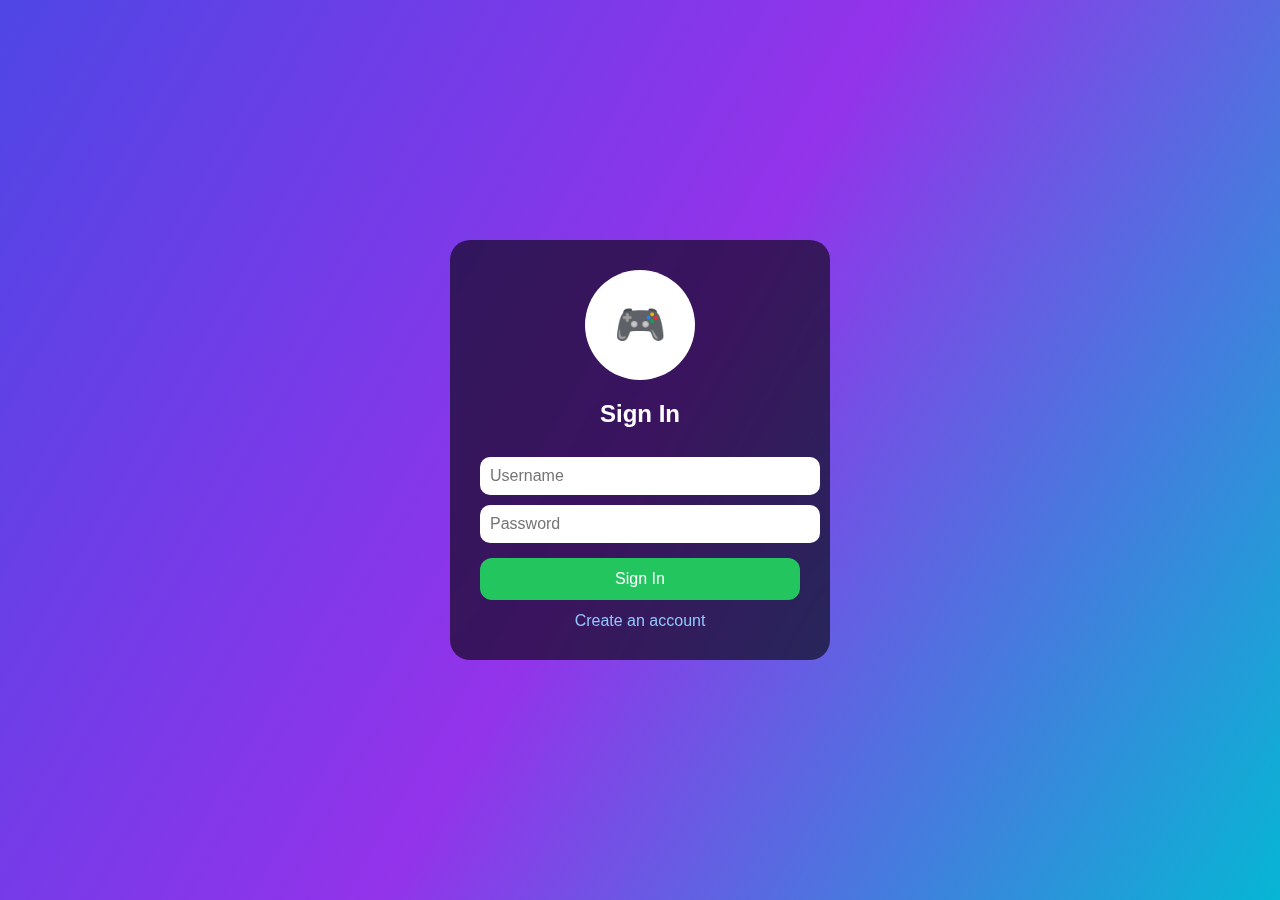
<file: index.html>
<!DOCTYPE html>
<html>
<head>
  <title>Gamiq Login</title>
  <style>
    body {
      margin: 0;
      font-family: Arial;
      background: linear-gradient(120deg,#4f46e5,#9333ea,#06b6d4);
      color: white;
      height: 100vh;
      display: flex;
      align-items: center;
      justify-content: center;
    }

    .box {
      background: rgba(0,0,0,0.6);
      padding: 30px;
      border-radius: 20px;
      width: 320px;
      text-align: center;
      backdrop-filter: blur(10px);
    }

    .logo {
      width: 110px;
      height: 110px;
      border-radius: 50%;
      background: white;
      margin: 0 auto 15px;
      display: flex;
      align-items: center;
      justify-content: center;
      font-size: 42px;
      color: black;
      font-weight: bold;
    }

    input {
      width: 100%;
      padding: 10px;
      margin-top: 10px;
      border-radius: 10px;
      border: none;
      font-size: 16px;
    }

    button {
      margin-top: 15px;
      width: 100%;
      background: #22c55e;
      border: none;
      padding: 12px;
      font-size: 16px;
      color: white;
      border-radius: 12px;
      cursor: pointer;
    }

    .link {
      margin-top: 12px;
      cursor: pointer;
      color: #93c5fd;
    }

    .hidden {
      display: none;
    }
  </style>
</head>
<body>

<div class="box">

  <div class="logo">🎮</div>

  <!-- LOGIN -->
  <div id="loginBox">
    <h2>Sign In</h2>
    <input id="luser" placeholder="Username">
    <input id="lpass" type="password" placeholder="Password">
    <button onclick="login()">Sign In</button>
    <div class="link" onclick="showSignup()">Create an account</div>
  </div>

  <!-- SIGN UP -->
  <div id="signupBox" class="hidden">
    <h2>Create Account</h2>
    <input id="suser" placeholder="Username">
    <input id="spass" type="password" placeholder="Password">
    <input id="sage" type="number" placeholder="Age">
    <button onclick="signup()">Create Account</button>
    <div class="link" onclick="showLogin()">Back to sign in</div>
  </div>

</div>

<script>
const users = JSON.parse(localStorage.getItem("users") || "{}");

const loginBox = document.getElementById("loginBox");
const signupBox = document.getElementById("signupBox");

function showSignup() {
  loginBox.classList.add("hidden");
  signupBox.classList.remove("hidden");
}

function showLogin() {
  signupBox.classList.add("hidden");
  loginBox.classList.remove("hidden");
}

function signup() {
  const u = document.getElementById("suser").value.trim();
  const p = document.getElementById("spass").value;
  const a = document.getElementById("sage").value;

  if (!u || !p || !a) {
    alert("Fill everything out");
    return;
  }

  if (users[u]) {
    alert("Username already exists");
    return;
  }

  users[u] = {
    password: p,
    age: a
  };

  localStorage.setItem("users", JSON.stringify(users));
  alert("Account created!");
  showLogin();
}

function login() {
  const u = document.getElementById("luser").value.trim();
  const p = document.getElementById("lpass").value;

  if (u === "admin" && p === "admin1234") {
    localStorage.setItem("currentUser", "admin");
    location.href = "admin.html";
    return;
  }

  if (!users[u] || users[u].password !== p) {
    alert("Wrong login");
    return;
  }

  localStorage.setItem("currentUser", u);
  location.href = "home.html";
}
</script>

</body>
</html>
</file>
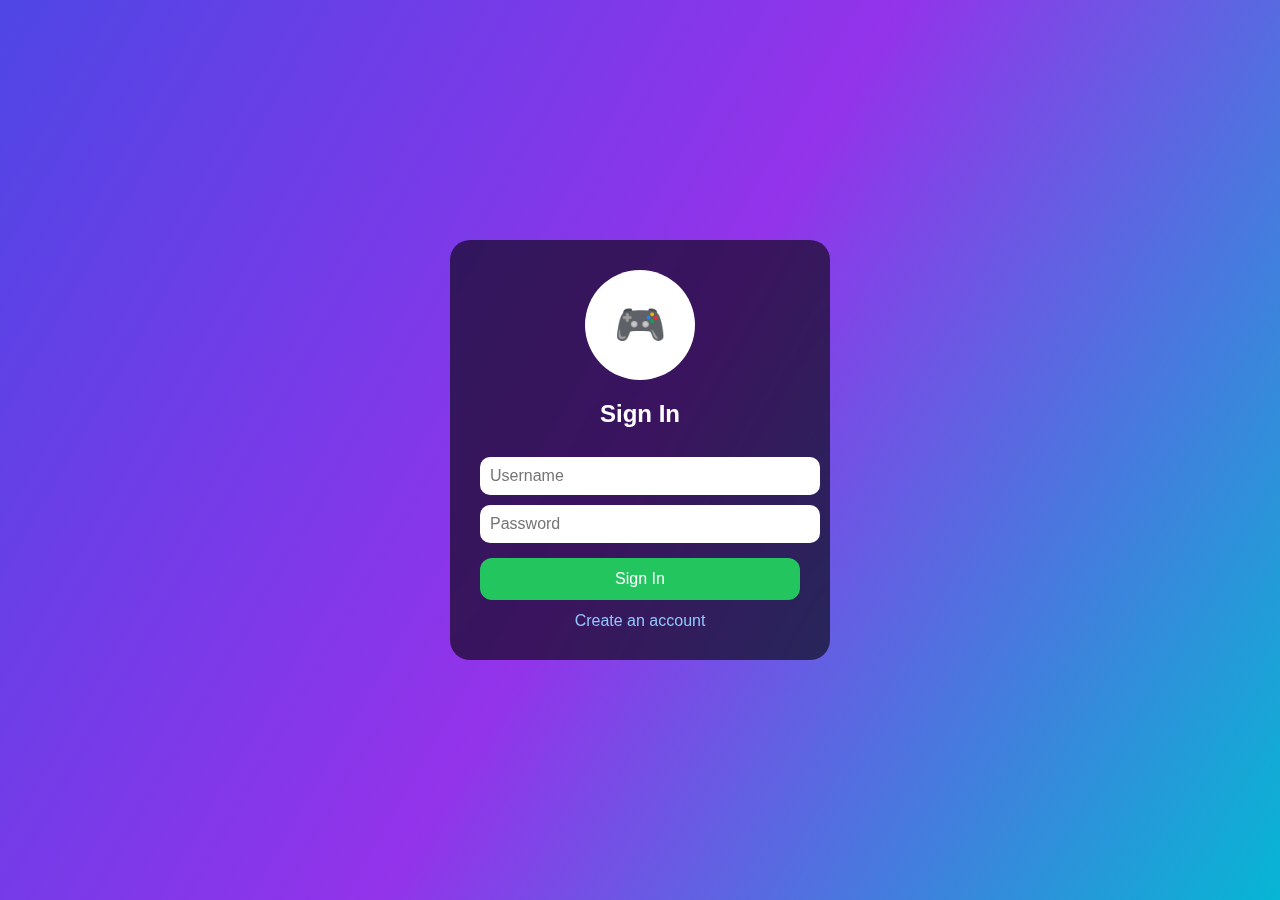
<file: admin.html>
<!DOCTYPE html>
<html>
<head>
  <title>Gamiq Admin</title>
  <style>
    body {
      margin: 0;
      font-family: Arial;
      background: linear-gradient(120deg,#7c3aed,#ec4899,#22d3ee);
      color: white;
    }

    .nav {
      padding: 15px 25px;
      background: rgba(0,0,0,0.6);
      display: flex;
      justify-content: space-between;
      align-items: center;
    }

    .box {
      max-width: 900px;
      margin: 30px auto;
      background: rgba(0,0,0,0.6);
      padding: 25px;
      border-radius: 20px;
    }

    .item {
      background: rgba(255,255,255,0.1);
      padding: 15px;
      border-radius: 15px;
      margin-bottom: 15px;
    }

    button {
      margin-top: 8px;
      padding: 6px 12px;
      border-radius: 8px;
      border: none;
      cursor: pointer;
      background: #ef4444;
      color: white;
    }
  </style>
</head>
<body>

<div class="nav">
  <div>🛠️ Admin Panel</div>
  <button onclick="logout()">Log Out</button>
</div>

<div class="box">
  <h2>Players</h2>
  <div id="users"></div>
</div>

<script>
if (localStorage.getItem("currentUser") !== "admin") {
  location.href = "index.html";
}

const users = JSON.parse(localStorage.getItem("users") || "{}");
const games = JSON.parse(localStorage.getItem("games") || "{}");
const usersDiv = document.getElementById("users");

for (const u in users) {
  const div = document.createElement("div");
  div.className = "item";
  div.innerHTML = `
    <b>${u}</b><br>
    Age: ${users[u].age}<br>
    <button onclick="ban('${u}')">Ban Player</button>
  `;
  usersDiv.appendChild(div);
}

function ban(username) {
  if (!confirm("Ban " + username + "?")) return;

  // Remove games
  for (const id in games) {
    if (games[id].creator === username) delete games[id];
  }

  delete users[username];

  if (localStorage.getItem("currentUser") === username) {
    localStorage.removeItem("currentUser");
  }

  localStorage.setItem("users", JSON.stringify(users));
  localStorage.setItem("games", JSON.stringify(games));
  location.reload();
}

function logout() {
  localStorage.removeItem("currentUser");
  location.href = "index.html";
}
</script>

</body>
</html>
</file>
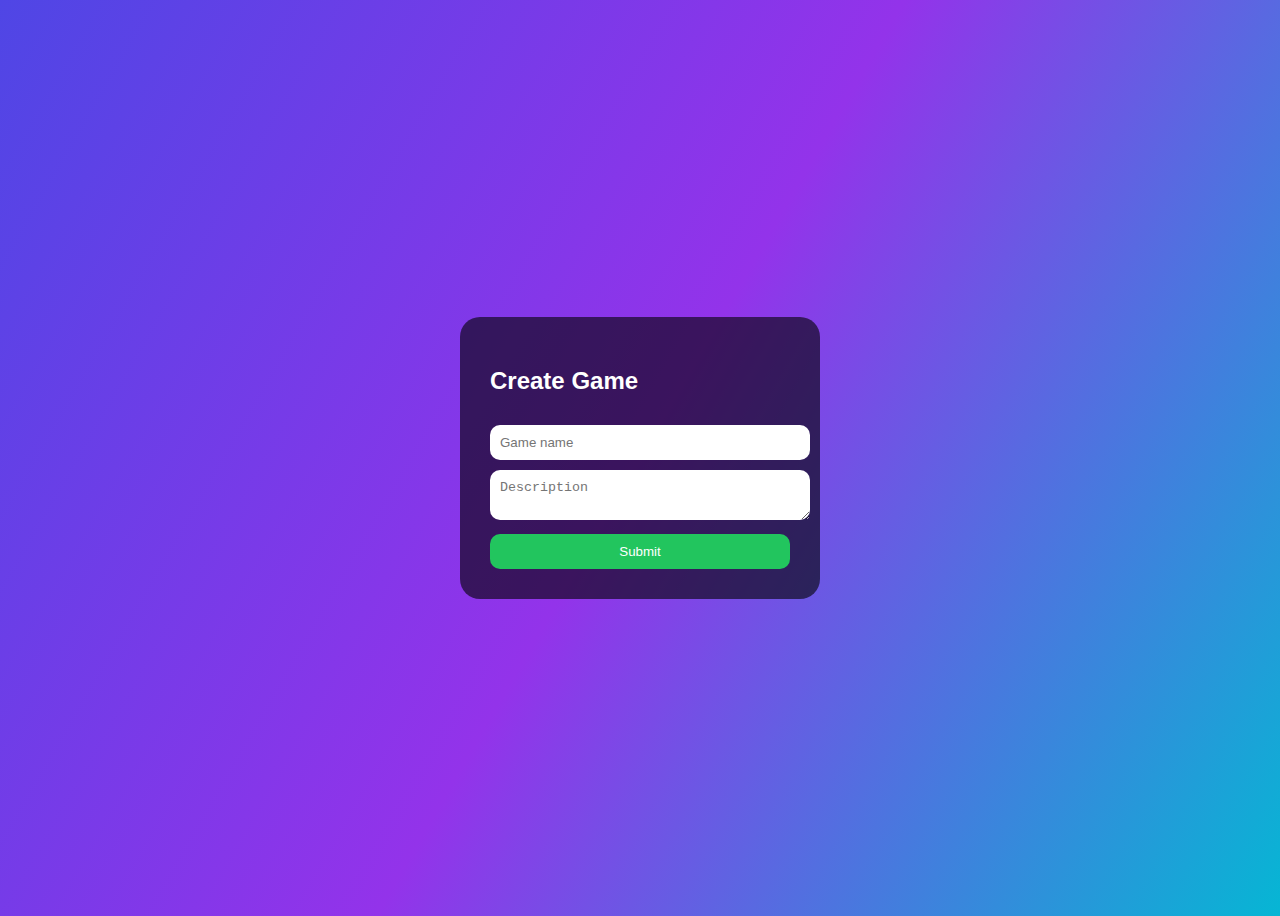
<file: create.html>
<!DOCTYPE html>
<html>
<head>
  <title>Create Game</title>
  <style>
    body {
      font-family: Arial;
      background: linear-gradient(120deg,#4f46e5,#9333ea,#06b6d4);
      color: white;
      display: flex;
      justify-content: center;
      align-items: center;
      height: 100vh;
    }

    .box {
      background: rgba(0,0,0,0.6);
      padding: 30px;
      border-radius: 20px;
      width: 300px;
    }

    input, textarea, button {
      width: 100%;
      padding: 10px;
      margin-top: 10px;
      border-radius: 10px;
      border: none;
    }

    button {
      background: #22c55e;
      color: white;
      cursor: pointer;
    }
  </style>
</head>
<body>

<div class="box">
  <h2>Create Game</h2>
  <input id="name" placeholder="Game name">
  <textarea id="desc" placeholder="Description"></textarea>
  <button onclick="submitGame()">Submit</button>
</div>

<script>
function submitGame() {
  const name = document.getElementById("name").value;
  const desc = document.getElementById("desc").value;
  const creator = localStorage.getItem("currentUser");

  if (!name) return alert("Enter a name");

  const games = JSON.parse(localStorage.getItem("games") || "{}");

  games["game_" + Date.now()] = {
    name,
    desc,
    creator,
    status: "pending"
  };

  localStorage.setItem("games", JSON.stringify(games));
  alert("Game sent for review!");
  location.href = "home.html";
}
</script>

</body>
</html>
</file>
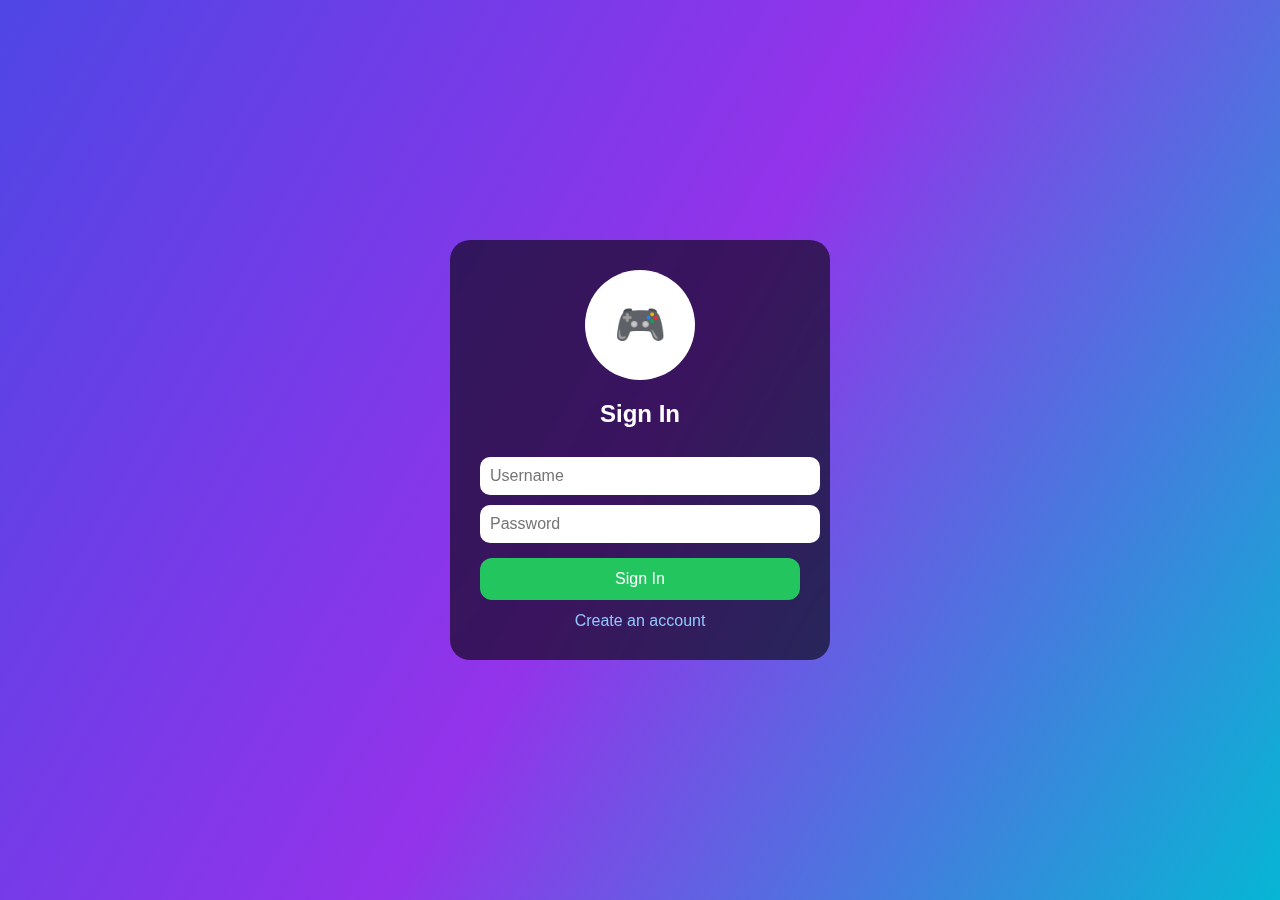
<file: home.html>
<!DOCTYPE html>
<html>
<head>
  <title>Gamiq Home</title>
  <style>
    body {
      margin: 0;
      min-height: 100vh;
      font-family: Arial;
      background: linear-gradient(120deg,#4f46e5,#9333ea,#06b6d4);
      color: white;
    }

    /* Top bar */
    .nav {
      padding: 15px 25px;
      background: rgba(0,0,0,0.5);
      display: flex;
      justify-content: space-between;
      align-items: center;
      backdrop-filter: blur(10px);
    }

    /* Main card */
    .card {
      margin: 40px auto;
      background: rgba(0,0,0,0.6);
      padding: 30px;
      border-radius: 20px;
      width: 90%;
      max-width: 1000px;
      backdrop-filter: blur(10px);
    }

    h2 {
      text-align: center;
      margin-top: 0;
    }

    /* Game grid */
    .games {
      display: grid;
      grid-template-columns: repeat(auto-fit, minmax(200px,1fr));
      gap: 25px;
      margin-top: 30px;
    }

    .game {
      background: rgba(255,255,255,0.1);
      border-radius: 18px;
      overflow: hidden;
      cursor: pointer;
      transition: transform 0.2s, background 0.2s;
    }

    .game:hover {
      transform: scale(1.05);
      background: rgba(255,255,255,0.2);
    }

    /* Fake image box */
    .game-img {
      height: 120px;
      background: linear-gradient(135deg,#22c55e,#38bdf8,#a855f7);
      display: flex;
      align-items: center;
      justify-content: center;
      font-size: 48px;
    }

    .game-name {
      padding: 15px;
      text-align: center;
      font-size: 16px;
      font-weight: bold;
    }

    .logout {
      margin-top: 25px;
      padding: 10px 16px;
      border-radius: 10px;
      border: none;
      background: #ef4444;
      color: white;
      cursor: pointer;
      display: block;
      margin-left: auto;
      margin-right: auto;
    }
  </style>
</head>
<body>

<!-- NAV -->
<div class="nav">
  <div>🎮 Gamiq</div>
  <div>
    👤 <span id="user"></span> |
    🪙 <span id="tokens"></span>
  </div>
</div>

<!-- CONTENT -->
<div class="card">
  <h2>Games</h2>

  <div class="games">
    <div class="game" onclick="play(10)">
      <div class="game-img">🕹️</div>
      <div class="game-name">Game One</div>
    </div>

    <div class="game" onclick="play(20)">
      <div class="game-img">🚀</div>
      <div class="game-name">Space Game</div>
    </div>

    <div class="game" onclick="play(30)">
      <div class="game-img">🧠</div>
      <div class="game-name">Puzzle Game</div>
    </div>
  </div>

  <button class="logout" onclick="logout()">Log out</button>
</div>

<script>
const currentUser = localStorage.getItem("currentUser");
if (!currentUser) location.href = "index.html";

const users = JSON.parse(localStorage.getItem("users"));
let tokens = users[currentUser].tokens;

document.getElementById("user").textContent = currentUser;
document.getElementById("tokens").textContent = tokens;

function play(amount) {
  tokens += amount;
  users[currentUser].tokens = tokens;
  localStorage.setItem("users", JSON.stringify(users));
  document.getElementById("tokens").textContent = tokens;

  // later you can redirect to a real game page
  // window.location.href = "games/game1.html";
}

function logout() {
  localStorage.removeItem("currentUser");
  location.href = "index.html";
}
</script>

</body>
</html>
</file>
